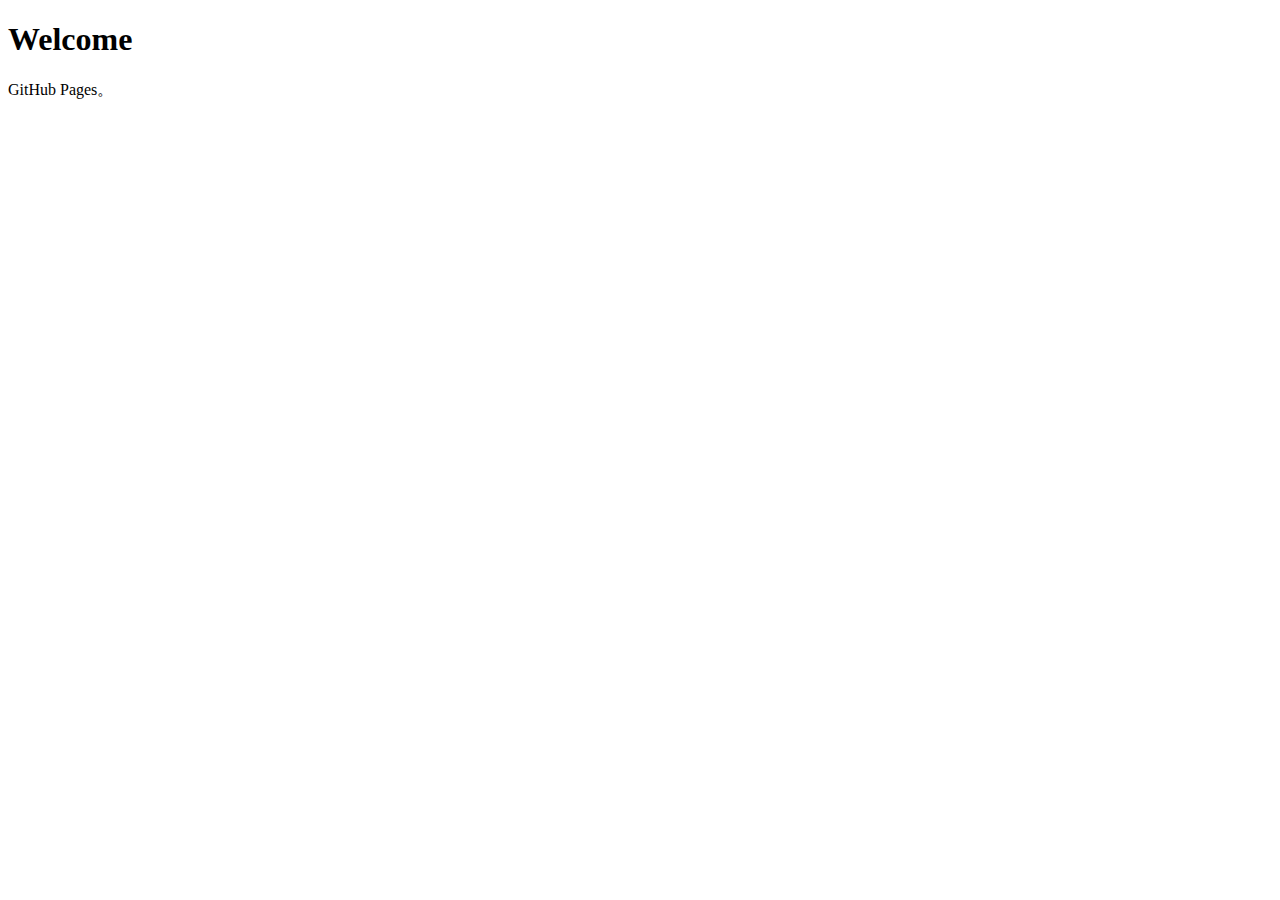
<file: index.html>
<!DOCTYPE html>
<html lang="en">
<head>
    <meta charset="UTF-8">
    <meta name="viewport" content="width=device-width, initial-scale=1.0">
    <title>My personal website</title>
</head>
<body>
    <h1>Welcome</h1>
    <p>GitHub Pages。</p>
</body>
</html>
</file>
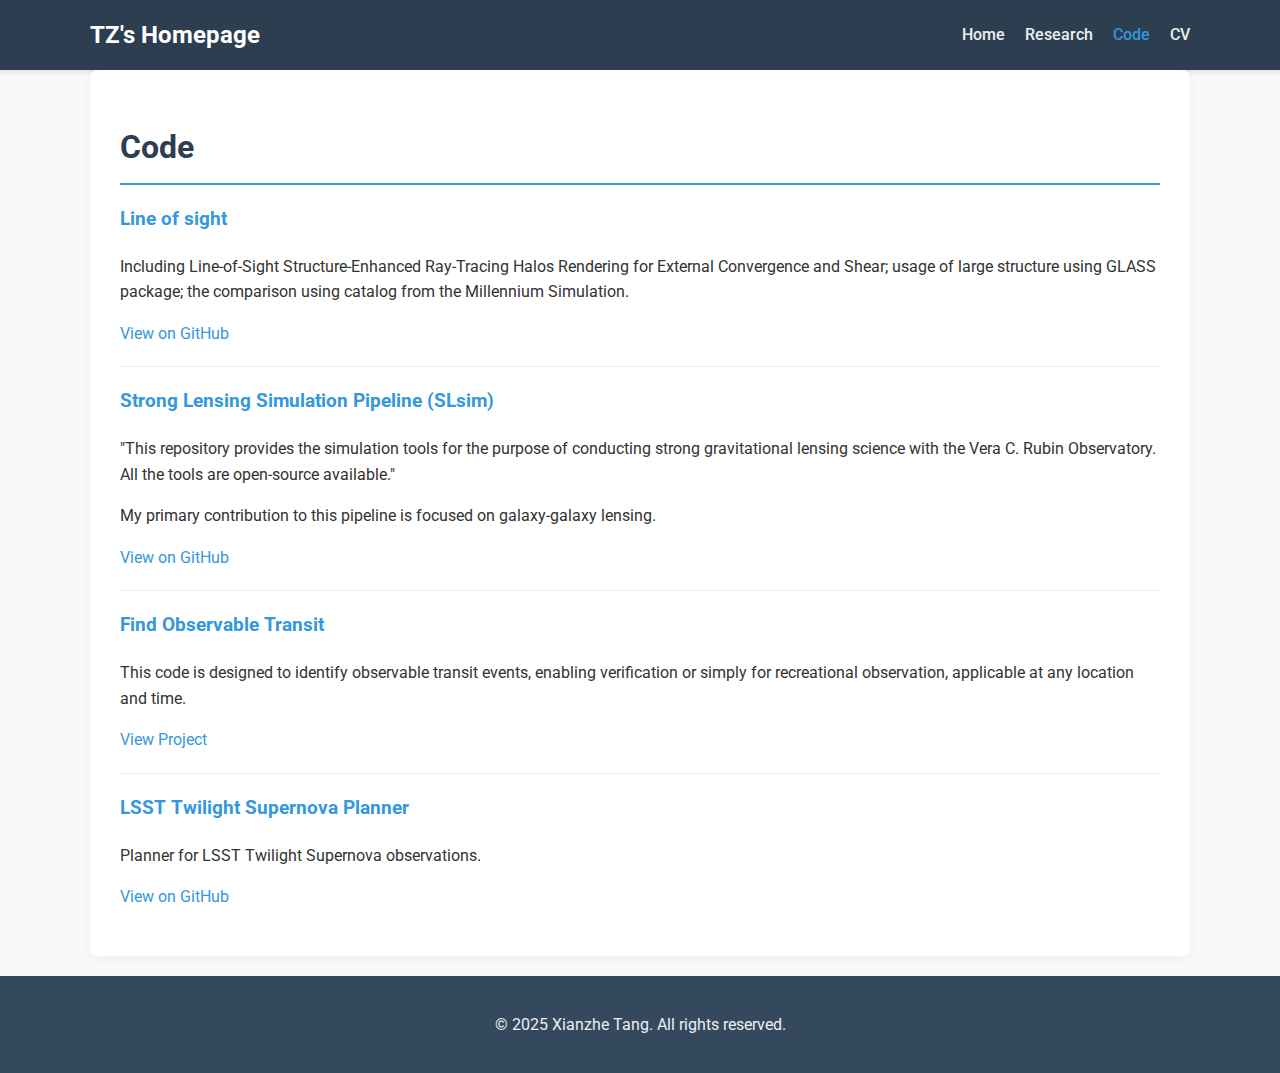
<file: code.html>
<!DOCTYPE html>
<html lang="en">

<head>
    <meta charset="UTF-8">
    <meta name="viewport" content="width=device-width, initial-scale=1.0">
    <title>TZ's Homepage - Code</title>
    <link rel="stylesheet" href="styles.css">
    <link rel="preconnect" href="https://fonts.googleapis.com">
    <link rel="preconnect" href="https://fonts.gstatic.com" crossorigin>
    <link href="https://fonts.googleapis.com/css2?family=Roboto:wght@300;400;500;700&display=swap" rel="stylesheet">
</head>

<body>
    <header>
        <div class="container">
            <nav>
                <a href="index.html" class="logo">TZ's Homepage</a>
                <ul class="nav-links">
                    <li><a href="index.html">Home</a></li>
                    <li><a href="research.html">Research</a></li>
                    <li><a href="code.html" class="active">Code</a></li>
                    <li><a href="cv.html">CV</a></li>
                </ul>
            </nav>
        </div>
    </header>

    <main class="container">
        <section class="content-card">
            <h1>Code</h1>

            <article>
                <h3><a href="https://github.com/LSST-strong-lensing/slsim/pull/64" target="_blank">Line of sight</a>
                </h3>
                <p>Including Line-of-Sight Structure-Enhanced Ray-Tracing Halos Rendering for External Convergence and
                    Shear; usage of large structure using GLASS package; the comparison using catalog from the
                    Millennium Simulation.</p>
                <p><a href="https://github.com/LSST-strong-lensing/slsim/pull/64" target="_blank">View on GitHub</a></p>
            </article>
            <hr style="border: 0; border-top: 1px solid #eee; margin: 20px 0;">

            <article>
                <h3><a href="https://github.com/LSST-strong-lensing" target="_blank">Strong Lensing Simulation Pipeline
                        (SLsim)</a></h3>
                <p>"This repository provides the simulation tools for the purpose of conducting strong gravitational
                    lensing science with the Vera C. Rubin Observatory. All the tools are open-source available."</p>
                <p>My primary contribution to this pipeline is focused on galaxy-galaxy lensing.</p>
                <p><a href="https://github.com/LSST-strong-lensing/slsim" target="_blank">View on GitHub</a></p>
            </article>
            <hr style="border: 0; border-top: 1px solid #eee; margin: 20px 0;">

            <article>
                <h3><a href="https://trivialtz.github.io/findAvailableTransit/" target="_blank">Find Observable
                        Transit</a></h3>
                <p>This code is designed to identify observable transit events, enabling verification or simply for
                    recreational observation, applicable at any location and time.</p>
                <p><a href="https://trivialtz.github.io/findAvailableTransit/" target="_blank">View Project</a></p>
            </article>
            <hr style="border: 0; border-top: 1px solid #eee; margin: 20px 0;">

            <article>
                <h3><a href="https://github.com/trivialTZ/Lsst-Twilight-SNe" target="_blank">LSST Twilight Supernova
                        Planner</a></h3>
                <p>Planner for LSST Twilight Supernova observations.</p>
                <p><a href="https://github.com/trivialTZ/Lsst-Twilight-SNe" target="_blank">View on GitHub</a></p>
            </article>
        </section>
    </main>

    <footer>
        <div class="container">
            <p>&copy; 2025 Xianzhe Tang. All rights reserved.</p>
        </div>
    </footer>
</body>

</html>
</file>
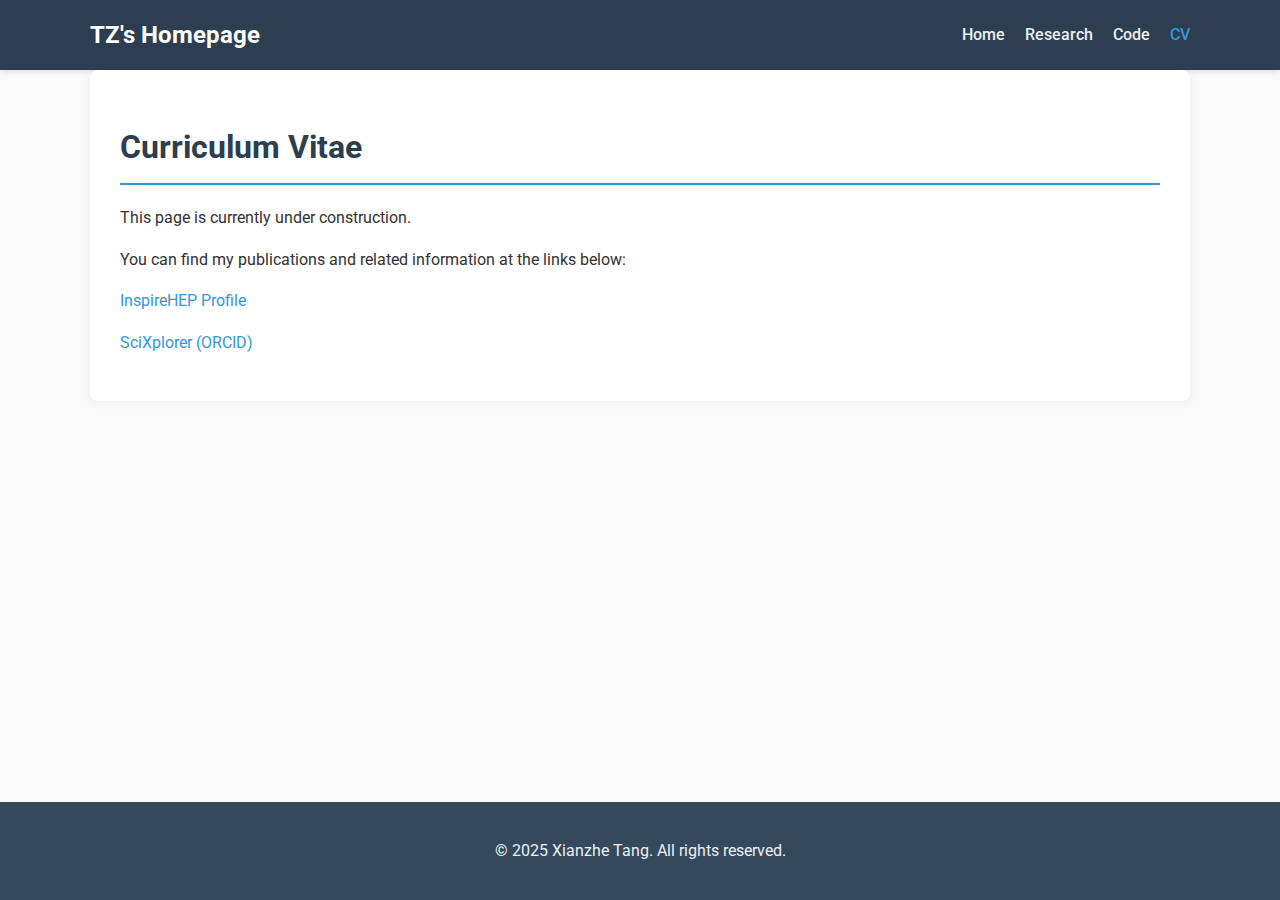
<file: cv.html>
<!DOCTYPE html>
<html lang="en">

<head>
    <meta charset="UTF-8">
    <meta name="viewport" content="width=device-width, initial-scale=1.0">
    <title>TZ's Homepage - CV</title>
    <link rel="stylesheet" href="styles.css">
    <link rel="preconnect" href="https://fonts.googleapis.com">
    <link rel="preconnect" href="https://fonts.gstatic.com" crossorigin>
    <link href="https://fonts.googleapis.com/css2?family=Roboto:wght@300;400;500;700&display=swap" rel="stylesheet">
</head>

<body>
    <header>
        <div class="container">
            <nav>
                <a href="index.html" class="logo">TZ's Homepage</a>
                <ul class="nav-links">
                    <li><a href="index.html">Home</a></li>
                    <li><a href="research.html">Research</a></li>
                    <li><a href="code.html">Code</a></li>
                    <li><a href="cv.html" class="active">CV</a></li>
                </ul>
            </nav>
        </div>
    </header>

    <main class="container">
        <section class="content-card">
            <h1>Curriculum Vitae</h1>
            <p>This page is currently under construction.</p>
            <p>You can find my publications and related information at the links below:</p>
            <p>
                <a href="https://inspirehep.net/authors/2913371" target="_blank" class="button">InspireHEP Profile</a>
            </p>
            <p>
                <a href="https://scixplorer.org/search?n=10&p=1&q=orcid%3A%220009-0007-3185-7030%22" target="_blank"
                    class="button">SciXplorer (ORCID)</a>
            </p>
        </section>
    </main>

    <footer>
        <div class="container">
            <p>&copy; 2025 Xianzhe Tang. All rights reserved.</p>
        </div>
    </footer>
</body>

</html>
</file>
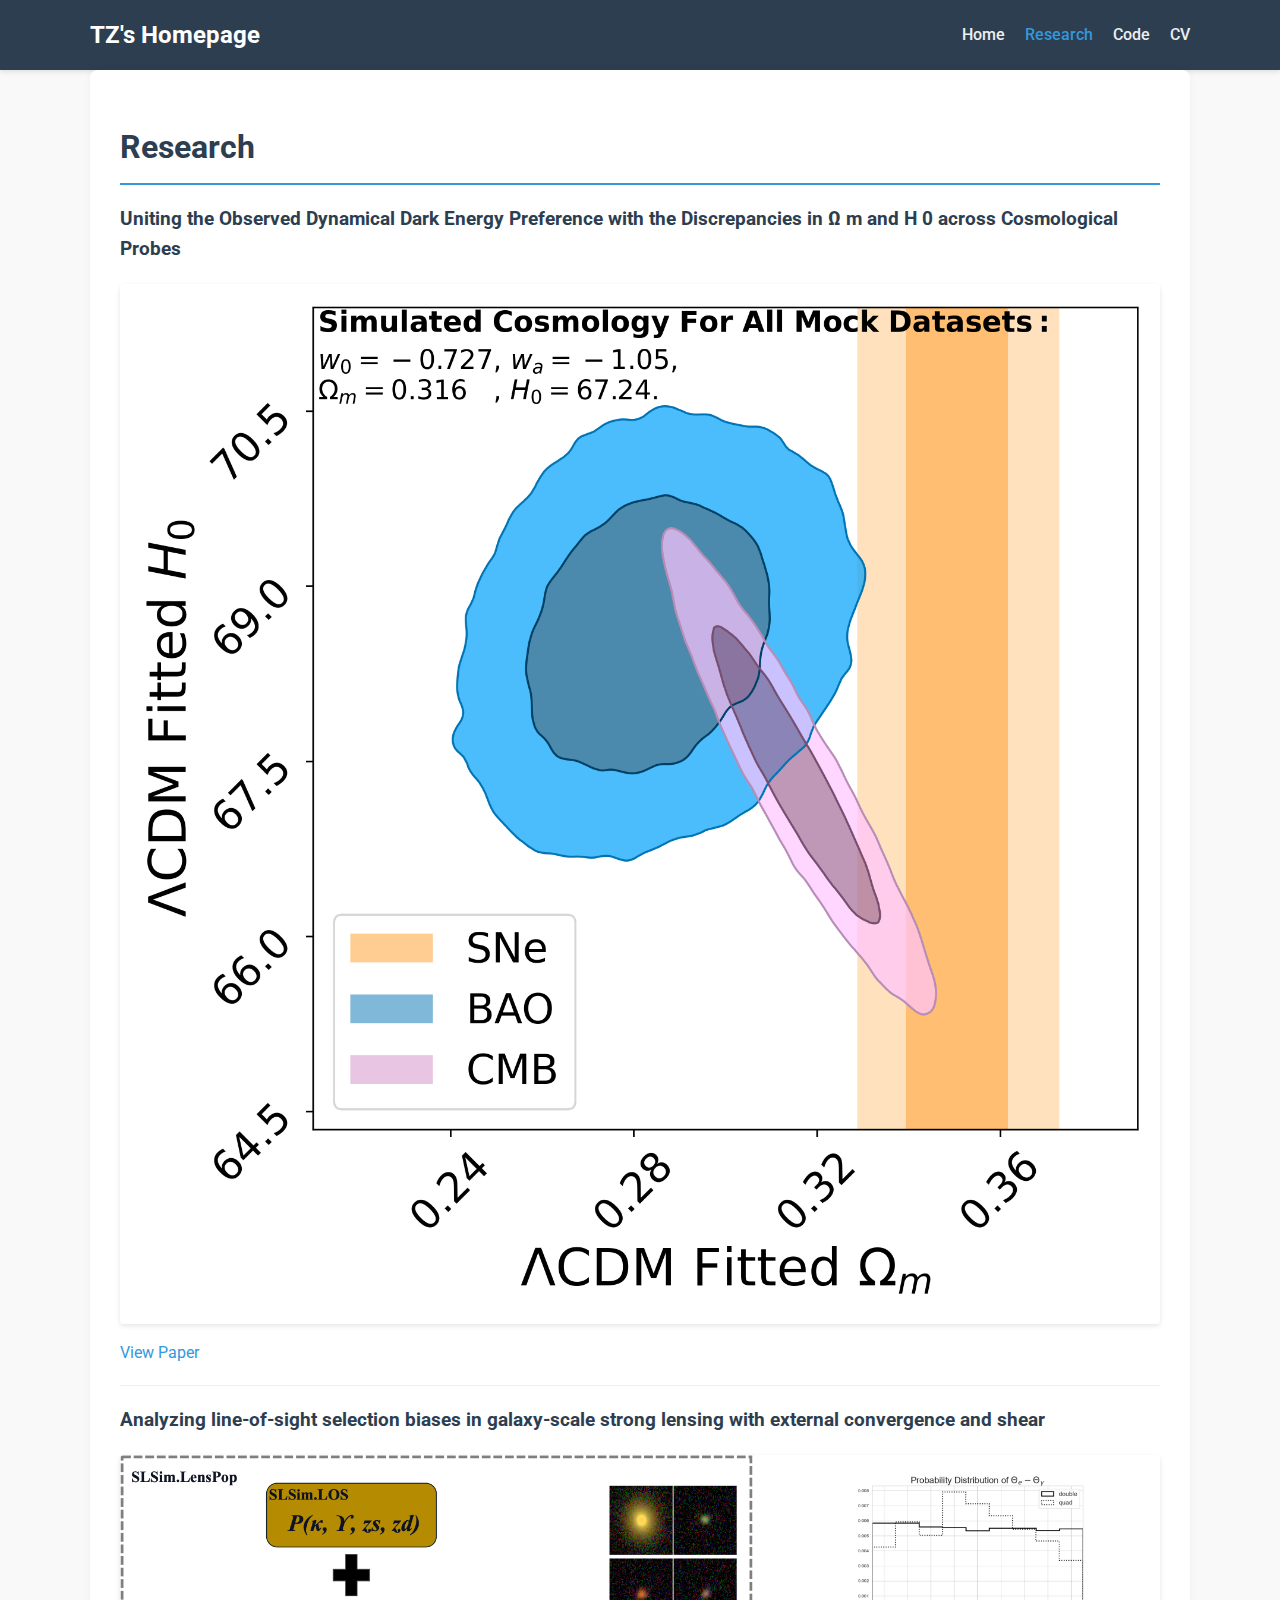
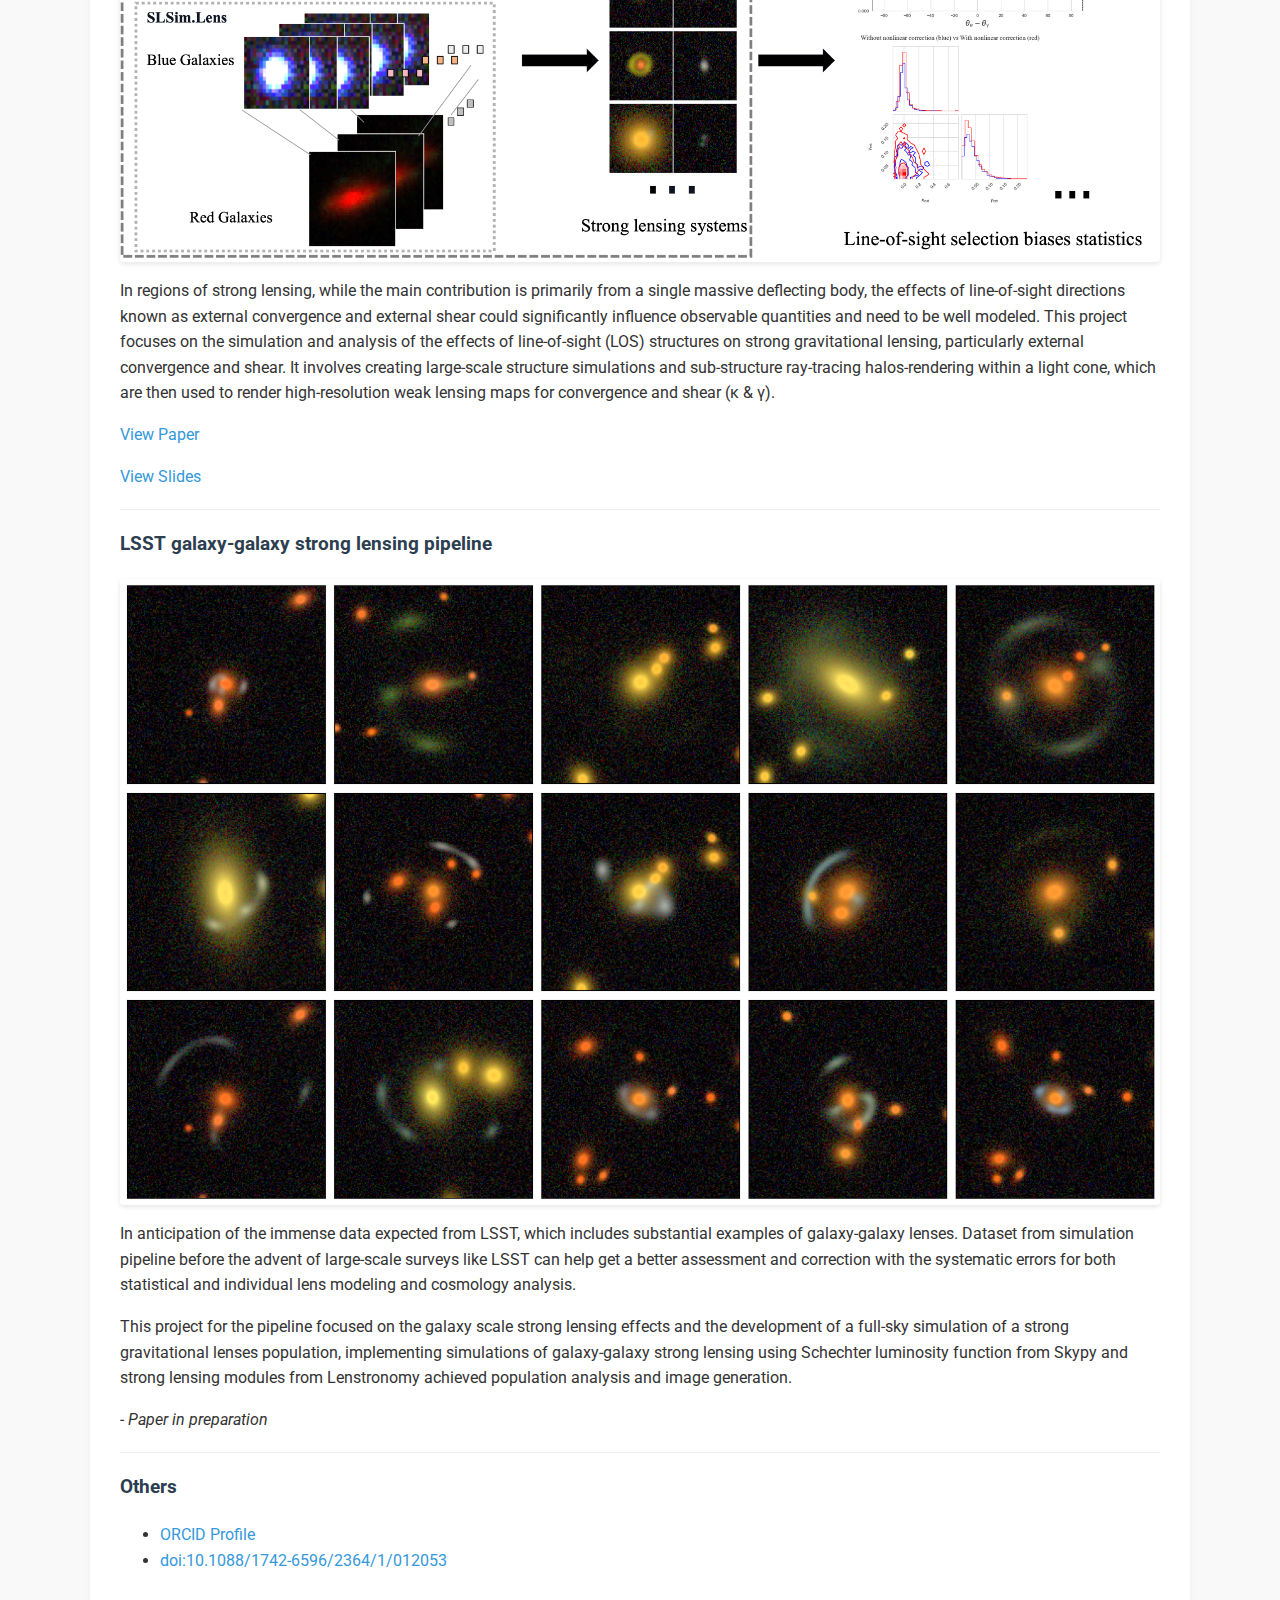
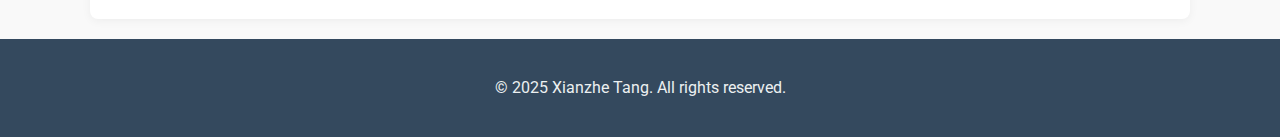
<file: research.html>
<!DOCTYPE html>
<html lang="en">

<head>
    <meta charset="UTF-8">
    <meta name="viewport" content="width=device-width, initial-scale=1.0">
    <title>TZ's Homepage - Research</title>
    <link rel="stylesheet" href="styles.css">
    <link rel="preconnect" href="https://fonts.googleapis.com">
    <link rel="preconnect" href="https://fonts.gstatic.com" crossorigin>
    <link href="https://fonts.googleapis.com/css2?family=Roboto:wght@300;400;500;700&display=swap" rel="stylesheet">
</head>

<body>
    <header>
        <div class="container">
            <nav>
                <a href="index.html" class="logo">TZ's Homepage</a>
                <ul class="nav-links">
                    <li><a href="index.html">Home</a></li>
                    <li><a href="research.html" class="active">Research</a></li>
                    <li><a href="code.html">Code</a></li>
                    <li><a href="cv.html">CV</a></li>
                </ul>
            </nav>
        </div>
    </header>

    <main class="container">
        <section class="content-card">
            <h1>Research</h1>

            <article>
                <h3>Uniting the Observed Dynamical Dark Energy Preference with the Discrepancies in Ω m and H 0 across
                    Cosmological Probes</h3>
                <img src="images/bestw0wa_to_lcdm.png" alt="Dynamical Dark Energy Preference" class="research-img">
                <p><a href="https://iopscience.iop.org/article/10.3847/2041-8213/adc4da" target="_blank">View Paper</a>
                </p>
            </article>
            <hr style="border: 0; border-top: 1px solid #eee; margin: 20px 0;">

            <article>
                <h3>Analyzing line-of-sight selection biases in galaxy-scale strong lensing with external convergence
                    and shear</h3>
                <img src="images/los.png" alt="Line of Sight Analysis" class="research-img">
                <p>In regions of strong lensing, while the main contribution is primarily from a single massive
                    deflecting body, the effects of line-of-sight directions known as external convergence and external
                    shear could significantly influence observable quantities and need to be well modeled. This project
                    focuses on the simulation and analysis of the effects of line-of-sight (LOS) structures on strong
                    gravitational lensing, particularly external convergence and shear. It involves creating large-scale
                    structure simulations and sub-structure ray-tracing halos-rendering within a light cone, which are
                    then used to render high-resolution weak lensing maps for convergence and shear (κ & γ).</p>
                <p><a href="https://iopscience.iop.org/article/10.1088/1475-7516/2025/10/043" target="_blank">View
                        Paper</a></p>
                <p><a href="https://docs.google.com/presentation/d/1acjGckW52n4lzXv11HjXkGbHKmeZb_ANvTKfvykCNxs/edit?usp=sharing"
                        target="_blank">View Slides</a></p>
            </article>
            <hr style="border: 0; border-top: 1px solid #eee; margin: 20px 0;">

            <article>
                <h3>LSST galaxy-galaxy strong lensing pipeline</h3>
                <img src="images/slsim.png" alt="LSST Pipeline Simulation" class="research-img">
                <p>In anticipation of the immense data expected from LSST, which includes substantial examples of
                    galaxy-galaxy lenses. Dataset from simulation pipeline before the advent of large-scale surveys like
                    LSST can help get a better assessment and correction with the systematic errors for both statistical
                    and individual lens modeling and cosmology analysis.</p>
                <p>This project for the pipeline focused on the galaxy scale strong lensing effects and the development
                    of a full-sky simulation of a strong gravitational lenses population, implementing simulations of
                    galaxy-galaxy strong lensing using Schechter luminosity function from Skypy and strong lensing
                    modules from Lenstronomy achieved population analysis and image generation.</p>
                <p><em>- Paper in preparation</em></p>
            </article>
            <hr style="border: 0; border-top: 1px solid #eee; margin: 20px 0;">

            <article>
                <h3>Others</h3>
                <ul>
                    <li><a href="https://orcid.org/my-orcid?orcid=0009-0007-3185-7030" target="_blank">ORCID Profile</a>
                    </li>
                    <li><a href="https://iopscience.iop.org/article/10.1088/1742-6596/2364/1/012053"
                            target="_blank">doi:10.1088/1742-6596/2364/1/012053</a></li>
                </ul>
            </article>
        </section>
    </main>

    <footer>
        <div class="container">
            <p>&copy; 2025 Xianzhe Tang. All rights reserved.</p>
        </div>
    </footer>
</body>

</html>
</file>
<file: styles.css>
:root {
    --primary-color: #2c3e50;
    --secondary-color: #34495e;
    --accent-color: #3498db;
    --text-color: #333;
    --bg-color: #f9f9f9;
    --content-bg: #ffffff;
    --font-main: 'Roboto', sans-serif;
}

body {
    font-family: var(--font-main);
    line-height: 1.6;
    color: var(--text-color);
    background-color: var(--bg-color);
    margin: 0;
    padding: 0;
    display: flex;
    flex-direction: column;
    min-height: 100vh;
}

header {
    background-color: var(--primary-color);
    color: white;
    padding: 1rem 0;
    box-shadow: 0 2px 5px rgba(0, 0, 0, 0.1);
}

.container {
    width: 90%;
    max-width: 1100px;
    margin: 0 auto;
    padding: 0 20px;
}

nav {
    display: flex;
    justify-content: space-between;
    align-items: center;
}

.logo {
    font-size: 1.5rem;
    font-weight: bold;
    text-decoration: none;
    color: white;
}

.nav-links {
    list-style: none;
    display: flex;
    gap: 20px;
    margin: 0;
    padding: 0;
}

.nav-links li a {
    text-decoration: none;
    color: #ecf0f1;
    font-weight: 500;
    transition: color 0.3s ease;
}

.nav-links li a:hover,
.nav-links li a.active {
    color: var(--accent-color);
}

main {
    flex: 1;
    padding: 40px 0;
}

.content-card {
    background: var(--content-bg);
    padding: 30px;
    border-radius: 8px;
    box-shadow: 0 2px 10px rgba(0, 0, 0, 0.05);
    margin-bottom: 20px;
}

h1,
h2,
h3 {
    color: var(--primary-color);
}

h1 {
    border-bottom: 2px solid var(--accent-color);
    padding-bottom: 10px;
    margin-bottom: 20px;
}

a {
    color: var(--accent-color);
    text-decoration: none;
}

a:hover {
    text-decoration: underline;
}

footer {
    background-color: var(--secondary-color);
    color: #ecf0f1;
    text-align: center;
    padding: 20px 0;
    margin-top: auto;
}

/* Research Images */
.research-img {
    max-width: 100%;
    height: auto;
    display: block;
    margin: 15px 0;
    border-radius: 4px;
    box-shadow: 0 2px 5px rgba(0, 0, 0, 0.1);
}

/* Responsive Design */
@media (max-width: 768px) {
    nav {
        flex-direction: column;
        gap: 15px;
    }

    .nav-links {
        flex-direction: column;
        text-align: center;
        gap: 10px;
    }
}
</file>
